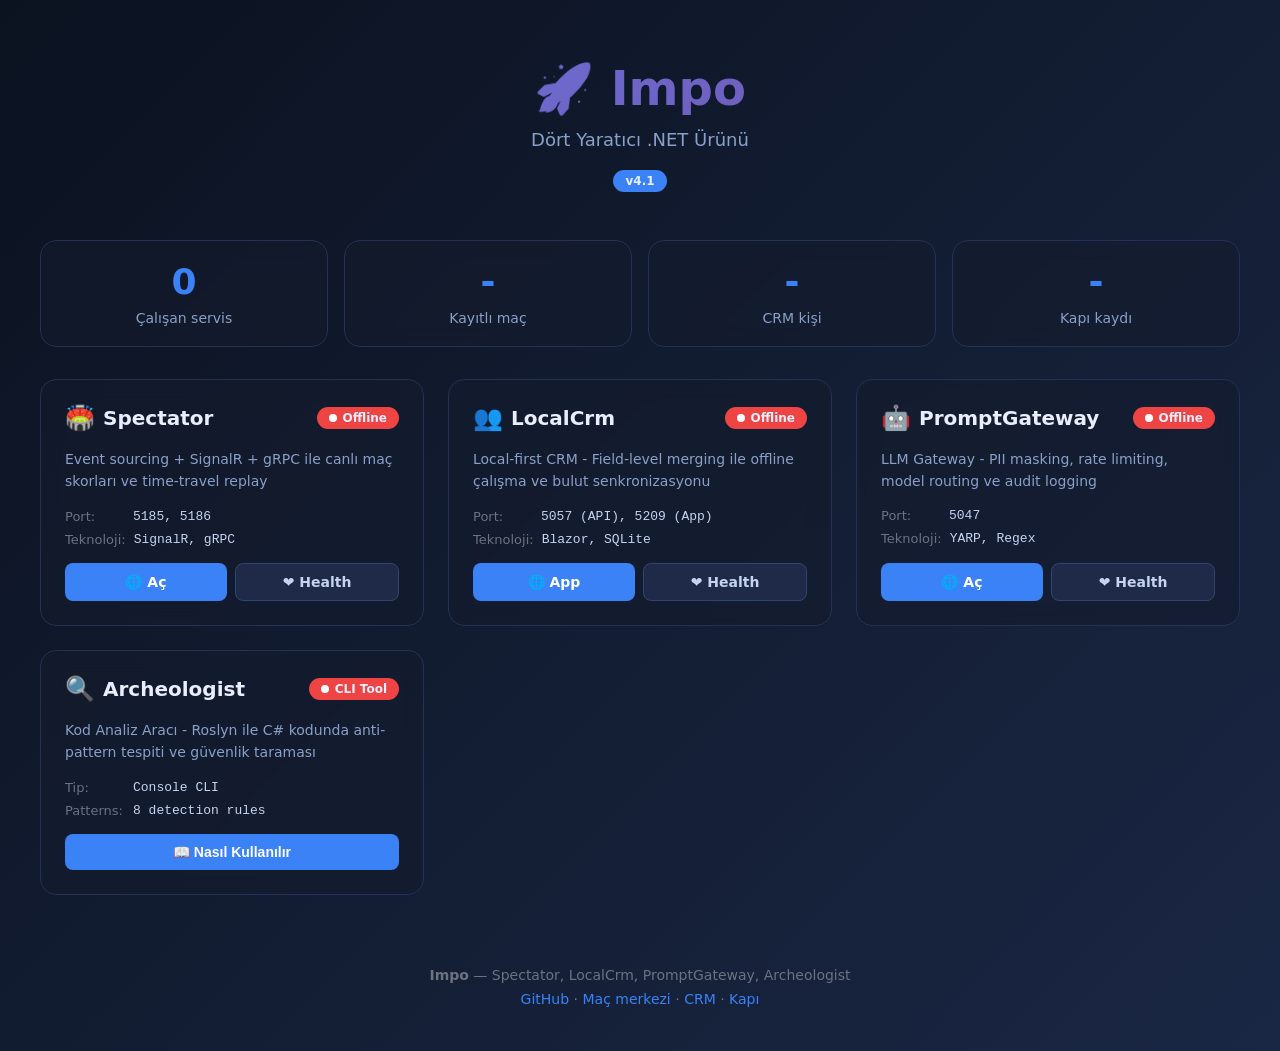
<file: dashboard.html>
<!DOCTYPE html>
<html lang="tr">
<head>
  <meta charset="utf-8" />
  <meta name="viewport" content="width=device-width, initial-scale=1" />
  <title>Impo - Dashboard</title>
  <style>
    :root { color-scheme: dark; }
    * { margin: 0; padding: 0; box-sizing: border-box; }
    body { 
      font-family: -apple-system, BlinkMacSystemFont, 'Segoe UI', system-ui, sans-serif;
      background: linear-gradient(135deg, #0b1220 0%, #1a2744 100%);
      color: #e8eefc;
      min-height: 100vh;
      padding: 20px;
    }
    .container { max-width: 1200px; margin: 0 auto; }
    header { text-align: center; margin-bottom: 48px; padding-top: 40px; }
    h1 { 
      font-size: 48px; 
      font-weight: 700; 
      margin-bottom: 12px;
      background: linear-gradient(135deg, #667eea 0%, #764ba2 100%);
      -webkit-background-clip: text;
      -webkit-text-fill-color: transparent;
      background-clip: text;
    }
    .subtitle { 
      font-size: 18px; 
      color: #8aa0c7; 
      margin-bottom: 8px;
    }
    .version {
      display: inline-block;
      background: #3b82f6;
      padding: 4px 12px;
      border-radius: 12px;
      font-size: 12px;
      font-weight: 600;
      margin-top: 12px;
    }
    .stats {
      display: grid;
      grid-template-columns: repeat(auto-fit, minmax(200px, 1fr));
      gap: 16px;
      margin-bottom: 32px;
    }
    .stat-card {
      background: rgba(20, 28, 46, 0.6);
      backdrop-filter: blur(10px);
      border: 1px solid #243152;
      border-radius: 16px;
      padding: 20px;
      text-align: center;
      transition: transform 0.2s, border-color 0.2s;
    }
    .stat-card:hover {
      transform: translateY(-4px);
      border-color: #3b82f6;
    }
    .stat-value {
      font-size: 36px;
      font-weight: 700;
      color: #3b82f6;
      margin-bottom: 8px;
    }
    .stat-label {
      font-size: 14px;
      color: #8aa0c7;
    }
    .services {
      display: grid;
      grid-template-columns: repeat(auto-fit, minmax(350px, 1fr));
      gap: 24px;
      margin-bottom: 32px;
    }
    .service-card {
      background: rgba(20, 28, 46, 0.6);
      backdrop-filter: blur(10px);
      border: 1px solid #243152;
      border-radius: 16px;
      padding: 24px;
      transition: all 0.3s ease;
      position: relative;
      overflow: hidden;
    }
    .service-card::before {
      content: '';
      position: absolute;
      top: 0;
      left: 0;
      right: 0;
      height: 4px;
      background: linear-gradient(90deg, #667eea 0%, #764ba2 100%);
      transform: scaleX(0);
      transition: transform 0.3s ease;
    }
    .service-card:hover::before {
      transform: scaleX(1);
    }
    .service-card:hover {
      transform: translateY(-4px);
      border-color: #3b82f6;
      box-shadow: 0 12px 24px rgba(59, 130, 246, 0.2);
    }
    .service-header {
      display: flex;
      align-items: center;
      justify-content: space-between;
      margin-bottom: 16px;
    }
    .service-title {
      font-size: 20px;
      font-weight: 600;
      display: flex;
      align-items: center;
      gap: 8px;
    }
    .service-icon {
      font-size: 24px;
    }
    .status {
      display: inline-flex;
      align-items: center;
      gap: 6px;
      padding: 4px 12px;
      border-radius: 12px;
      font-size: 12px;
      font-weight: 600;
    }
    .status.checking { background: #6b7280; }
    .status.online { background: #10b981; animation: pulse 2s ease-in-out infinite; }
    .status.offline { background: #ef4444; }
    @keyframes pulse { 0%, 100% { opacity: 1; } 50% { opacity: 0.7; } }
    .status-dot {
      width: 8px;
      height: 8px;
      border-radius: 50%;
      background: white;
    }
    .service-desc {
      color: #8aa0c7;
      font-size: 14px;
      margin-bottom: 16px;
      line-height: 1.6;
    }
    .service-info {
      display: flex;
      flex-direction: column;
      gap: 8px;
      margin-bottom: 16px;
      font-size: 13px;
    }
    .info-row {
      display: flex;
      align-items: center;
      gap: 8px;
    }
    .info-label {
      color: #6b7280;
      min-width: 60px;
    }
    .info-value {
      color: #c5d4f0;
      font-family: 'Courier New', monospace;
    }
    .service-actions {
      display: flex;
      gap: 8px;
    }
    .btn {
      flex: 1;
      padding: 10px 16px;
      border: none;
      border-radius: 8px;
      font-size: 14px;
      font-weight: 600;
      cursor: pointer;
      transition: all 0.2s;
      text-decoration: none;
      display: inline-flex;
      align-items: center;
      justify-content: center;
      gap: 6px;
    }
    .btn-primary {
      background: #3b82f6;
      color: white;
    }
    .btn-primary:hover {
      background: #2563eb;
      transform: translateY(-1px);
    }
    .btn-secondary {
      background: #1e2a48;
      color: #c5d4f0;
      border: 1px solid #33456f;
    }
    .btn-secondary:hover {
      background: #2a3b5e;
      border-color: #4a5f8f;
    }
    .footer {
      text-align: center;
      margin-top: 48px;
      padding: 24px;
      color: #6b7280;
      font-size: 14px;
    }
    .footer a {
      color: #3b82f6;
      text-decoration: none;
    }
    .footer a:hover {
      text-decoration: underline;
    }
  </style>
</head>
<body>
  <div class="container">
    <header>
      <h1>🚀 Impo</h1>
      <p class="subtitle">Dört Yaratıcı .NET Ürünü</p>
      <span class="version">v4.1</span>
    </header>

    <div class="stats">
      <div class="stat-card">
        <div class="stat-value" id="onlineCount">-</div>
        <div class="stat-label">Çalışan servis</div>
      </div>
      <div class="stat-card">
        <div class="stat-value" id="matchCount">-</div>
        <div class="stat-label">Kayıtlı maç</div>
      </div>
      <div class="stat-card">
        <div class="stat-value" id="contactCount">-</div>
        <div class="stat-label">CRM kişi</div>
      </div>
      <div class="stat-card">
        <div class="stat-value" id="auditCount">-</div>
        <div class="stat-label">Kapı kaydı</div>
      </div>
    </div>

    <div class="services">
      <!-- Spectator -->
      <div class="service-card" data-service="spectator">
        <div class="service-header">
          <div class="service-title">
            <span class="service-icon">🏟️</span>
            Spectator
          </div>
          <span class="status checking">
            <span class="status-dot"></span>
            Kontrol ediliyor...
          </span>
        </div>
        <p class="service-desc">
          Event sourcing + SignalR + gRPC ile canlı maç skorları ve time-travel replay
        </p>
        <div class="service-info">
          <div class="info-row">
            <span class="info-label">Port:</span>
            <span class="info-value">5185, 5186</span>
          </div>
          <div class="info-row">
            <span class="info-label">Teknoloji:</span>
            <span class="info-value">SignalR, gRPC</span>
          </div>
        </div>
        <div class="service-actions">
          <a href="http://localhost:5185" target="_blank" class="btn btn-primary">
            🌐 Aç
          </a>
          <a href="http://localhost:5185/health" target="_blank" class="btn btn-secondary">
            ❤️ Health
          </a>
        </div>
      </div>

      <!-- LocalCrm -->
      <div class="service-card" data-service="localcrm">
        <div class="service-header">
          <div class="service-title">
            <span class="service-icon">👥</span>
            LocalCrm
          </div>
          <span class="status checking">
            <span class="status-dot"></span>
            Kontrol ediliyor...
          </span>
        </div>
        <p class="service-desc">
          Local-first CRM - Field-level merging ile offline çalışma ve bulut senkronizasyonu
        </p>
        <div class="service-info">
          <div class="info-row">
            <span class="info-label">Port:</span>
            <span class="info-value">5057 (API), 5209 (App)</span>
          </div>
          <div class="info-row">
            <span class="info-label">Teknoloji:</span>
            <span class="info-value">Blazor, SQLite</span>
          </div>
        </div>
        <div class="service-actions">
          <a href="http://localhost:5209" target="_blank" class="btn btn-primary">
            🌐 App
          </a>
          <a href="http://localhost:5057/health" target="_blank" class="btn btn-secondary">
            ❤️ Health
          </a>
        </div>
      </div>

      <!-- PromptGateway -->
      <div class="service-card" data-service="gateway">
        <div class="service-header">
          <div class="service-title">
            <span class="service-icon">🤖</span>
            PromptGateway
          </div>
          <span class="status checking">
            <span class="status-dot"></span>
            Kontrol ediliyor...
          </span>
        </div>
        <p class="service-desc">
          LLM Gateway - PII masking, rate limiting, model routing ve audit logging
        </p>
        <div class="service-info">
          <div class="info-row">
            <span class="info-label">Port:</span>
            <span class="info-value">5047</span>
          </div>
          <div class="info-row">
            <span class="info-label">Teknoloji:</span>
            <span class="info-value">YARP, Regex</span>
          </div>
        </div>
        <div class="service-actions">
          <a href="http://localhost:5047" target="_blank" class="btn btn-primary">
            🌐 Aç
          </a>
          <a href="http://localhost:5047/health" target="_blank" class="btn btn-secondary">
            ❤️ Health
          </a>
        </div>
      </div>

      <!-- Archeologist -->
      <div class="service-card" data-service="archeologist">
        <div class="service-header">
          <div class="service-title">
            <span class="service-icon">🔍</span>
            Archeologist
          </div>
          <span class="status offline">
            <span class="status-dot"></span>
            CLI Tool
          </span>
        </div>
        <p class="service-desc">
          Kod Analiz Aracı - Roslyn ile C# kodunda anti-pattern tespiti ve güvenlik taraması
        </p>
        <div class="service-info">
          <div class="info-row">
            <span class="info-label">Tip:</span>
            <span class="info-value">Console CLI</span>
          </div>
          <div class="info-row">
            <span class="info-label">Patterns:</span>
            <span class="info-value">8 detection rules</span>
          </div>
        </div>
        <div class="service-actions">
          <button class="btn btn-primary" onclick="showArcheologistInfo()">
            📖 Nasıl Kullanılır
          </button>
        </div>
      </div>
    </div>

    <footer class="footer">
      <p>
        <strong>Impo</strong> — Spectator, LocalCrm, PromptGateway, Archeologist
      </p>
      <p style="margin-top: 8px;">
        <a href="https://github.com/mertaydin10/Impo-Microservices" target="_blank">GitHub</a> ·
        <a href="http://localhost:5185" target="_blank">Maç merkezi</a> ·
        <a href="http://localhost:5209" target="_blank">CRM</a> ·
        <a href="http://localhost:5047" target="_blank">Kapı</a>
      </p>
    </footer>
  </div>

  <script>
    const services = [
      { name: 'spectator', url: 'http://localhost:5185/health' },
      { name: 'localcrm', url: 'http://localhost:5057/health' },
      { name: 'gateway', url: 'http://localhost:5047/health' }
    ];

    async function checkService(service) {
      const card = document.querySelector(`[data-service="${service.name}"]`);
      const statusEl = card.querySelector('.status');
      
      try {
        const response = await fetch(service.url);
        if (response.ok) {
          statusEl.className = 'status online';
          statusEl.innerHTML = '<span class="status-dot"></span>Çalışıyor';
        } else {
          statusEl.className = 'status offline';
          statusEl.innerHTML = '<span class="status-dot"></span>Offline';
        }
      } catch (error) {
        statusEl.className = 'status offline';
        statusEl.innerHTML = '<span class="status-dot"></span>Offline';
      }
    }

    async function checkAllServices() {
      await Promise.all(services.map(checkService));
      
      const onlineCount = document.querySelectorAll('.status.online').length;
      document.getElementById('onlineCount').textContent = onlineCount;
      await loadLiveCounts();
    }

    async function countJson(url) {
      const response = await fetch(url);
      if (!response.ok) return "-";
      const data = await response.json();
      return Array.isArray(data) ? data.length : Object.keys(data).length;
    }

    async function loadLiveCounts() {
      try { document.getElementById('matchCount').textContent = await countJson('http://localhost:5185/api/matches'); }
      catch { document.getElementById('matchCount').textContent = "-"; }
      try { document.getElementById('contactCount').textContent = await countJson('http://localhost:5057/contacts'); }
      catch { document.getElementById('contactCount').textContent = "-"; }
      try { document.getElementById('auditCount').textContent = await countJson('http://localhost:5047/admin/audit'); }
      catch { document.getElementById('auditCount').textContent = "-"; }
    }

    function showArcheologistInfo() {
      alert(`Archeologist CLI Kullanımı:

Basit tarama:
dotnet run --project src/Archeologist/Archeologist.Cli -- samples/legacy

JSON çıktı:
dotnet run --project src/Archeologist/Archeologist.Cli -- samples/legacy --json

Sadece kritik bulguları:
dotnet run --project src/Archeologist/Archeologist.Cli -- samples/legacy --min-severity CRITICAL`);
    }

    // İlk kontrol
    checkAllServices();
    
    // Her 10 saniyede bir kontrol et
    setInterval(checkAllServices, 10000);
  </script>
</body>
</html>
</file>
